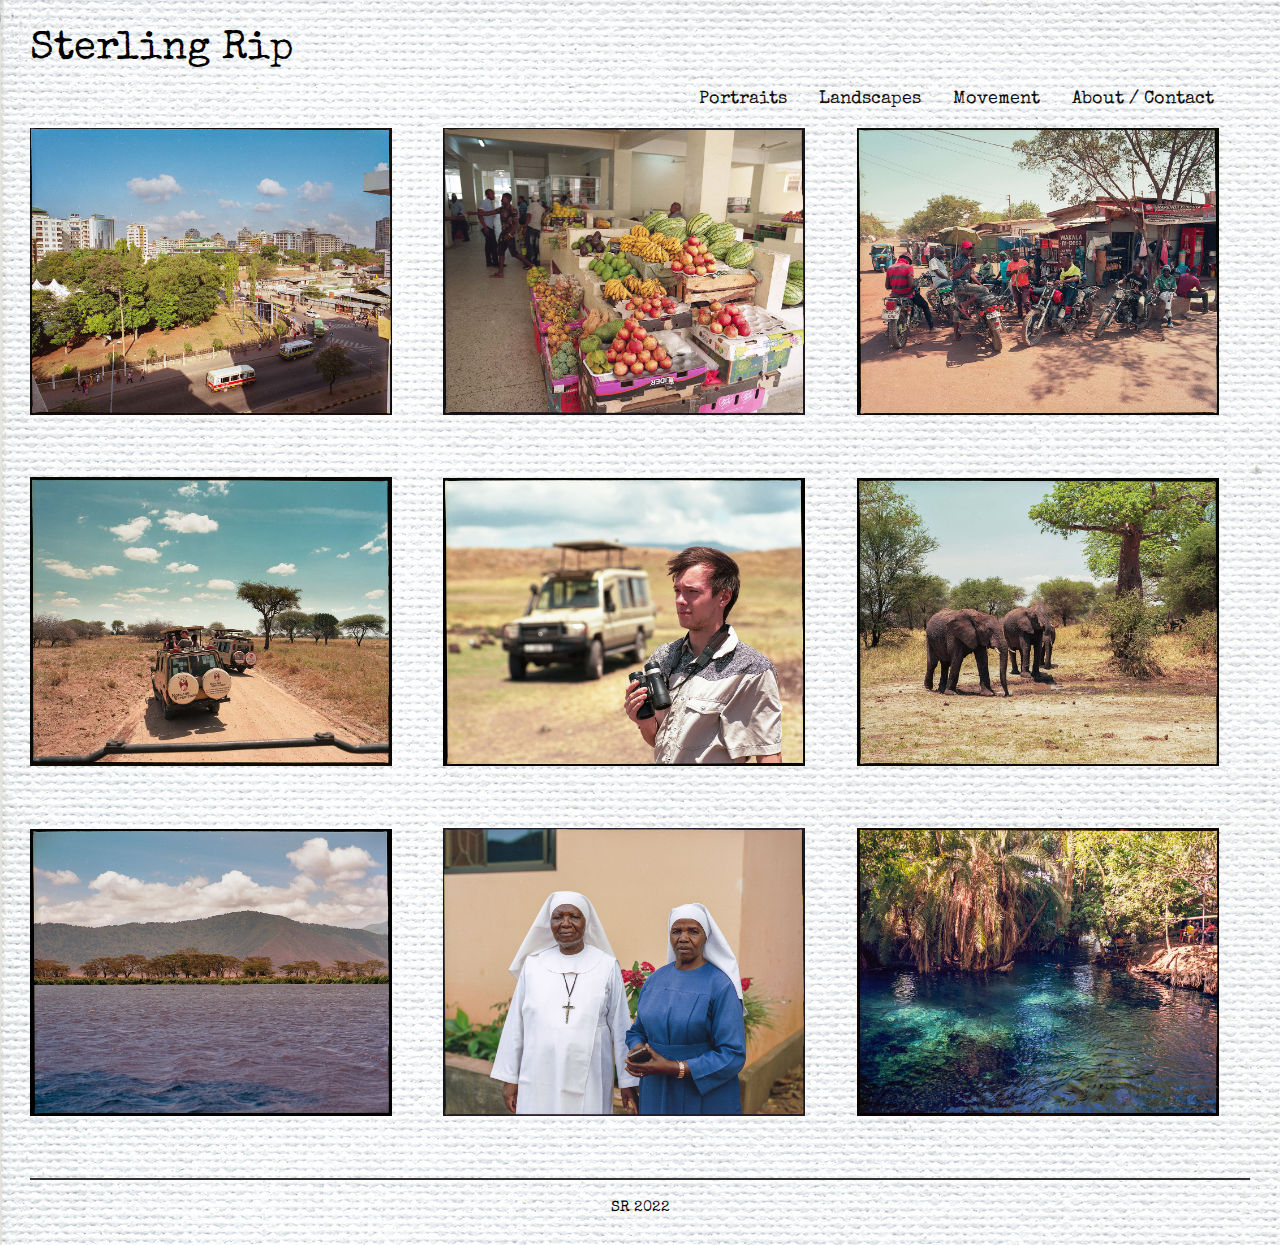
<file: index.html>
<!DOCTYPE html>
<html lang="en" dir="ltr">
  <head>
    <meta charset="utf-8">
    <meta name="viewport" content="width=device-width, initial-scale=1.0">
    <link rel="stylesheet" href="css/style.css">

    <link rel="preconnect" href="https://fonts.googleapis.com">
<link rel="preconnect" href="https://fonts.gstatic.com" crossorigin>
<link href="https://fonts.googleapis.com/css2?family=Special+Elite&display=swap" rel="stylesheet">

    <title>Web Final</title>
  </head>
  <body>

    <div>Sterling Rip</div>

    <ul>
        <li><a href="pages/about-contact.html">About / Contact</a></li>
        <li><a href="pages/movement.html">Movement</a></li>
        <li><a href="pages/landscapes.html">Landscapes</a></li>
        <li><a href="pages/portraits.html">Portraits</a></li>
    </ul>

    <div class="gallery-grid">
      <div><img src="images/home/city.jpg"/></div>
      <div><img src="images/home/fruit.jpg"/></div>
      <div><img src="images/home/motorcycles.jpg"/></div>
    </div>

    <div class="gallery-grid">
      <div><img src="images/home/cruisers.jpg"/></div>
      <div><img src="images/home/abe.jpg"/></div>
      <div><img src="images/home/elephants.jpg"/></div>
    </div>

    <div class="gallery-grid">
      <div><img src="images/home/lake.jpg"/></div>
      <div><img src="images/home/nuns.jpg"/></div>
      <div><img src="images/home/lagoon.jpg"/></div>
    </div>

<hr />

<!--start of wrapper-->
<div id="wrapper">

</div>
<!--end of wrapper-->

  </body>

  <footer>SR 2022</footer>

</html>
</file>
<file: css/style.css>
* {box-sizing: border-box;}

body {margin:20px;
  padding:20px;
  font-size: 40px;
  font-family: 'Special Elite', cursive;
  background-image:url(../images/blank-canvas-texture-4.jpg);}

body {
  padding:30px;
  margin:0px;
}

/* LAYOUT */

.gallery-grid {
  display: grid;
  grid-template-columns: repeat(3,1fr); /* change 4 to 3 if you want 3 cols, etc */
  grid-gap:20px;
  align-items:center;
  margin-bottom:50px;
}

.gallery-image {
  display:block;
  width:100%;
  border:2px solid #000;
}

.gallery-subheader {
  background-color:#333;
  color:#fff;
  padding:10px;
  margin-bottom:20px;
}

ul {
  list-style-type: none;
  font-size: 18px;
  margin: 10px;
  padding: 10px;
  overflow: hidden;
}

li {
  float: right;
}

li a {
  color: #111;
  text-align: center;
  padding: 14px 16px;
  text-decoration: none;
}

img {
  width: 362px;
}

hr {
    border: none;
    height: 2px;
    color: #333;
    background-color: #333;
}

footer  {text-align: center;
        font-size: 15px}

/* for mobile only */
@media only screen and (max-width: 767px) {

  p {color:blue;
    align-items:center;}

  .gallery-grid {
    grid-template-columns: 1fr;
  }

}
</file>
